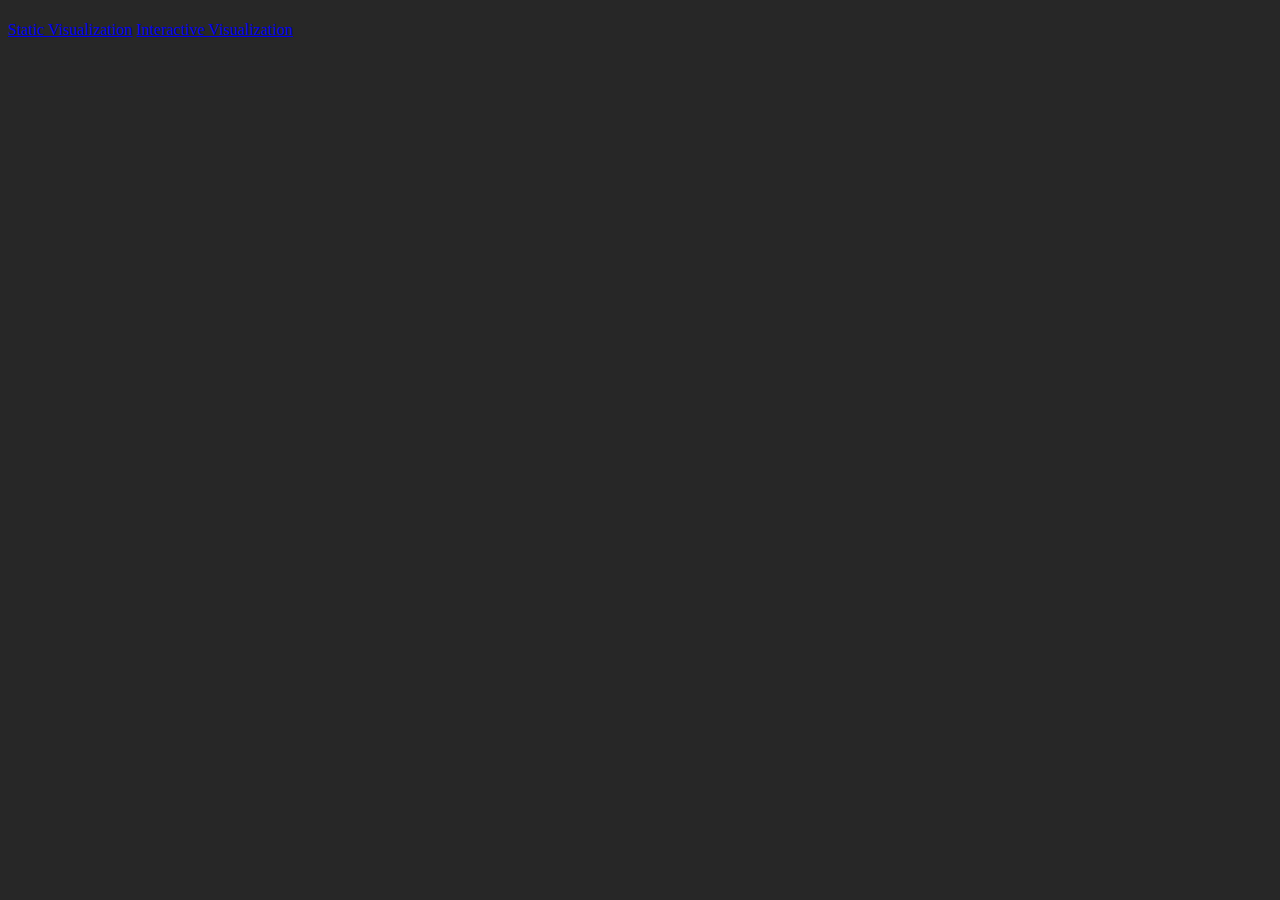
<file: index.html>
<!DOCTYPE html>
<html lang="en" dir="ltr">
  <head>
    <meta charset="utf-8">
    <title>Titanic Visualization Index</title>
    <link rel="stylesheet" type="text/css" href="index.css" />
  </head>
  <body>
    <h1></h1>
    <a href="titanic-show-data.html">Static Visualization</a>
    <a href="titanic-interactive.html">Interactive Visualization</a>


  </body>
</html>
</file>
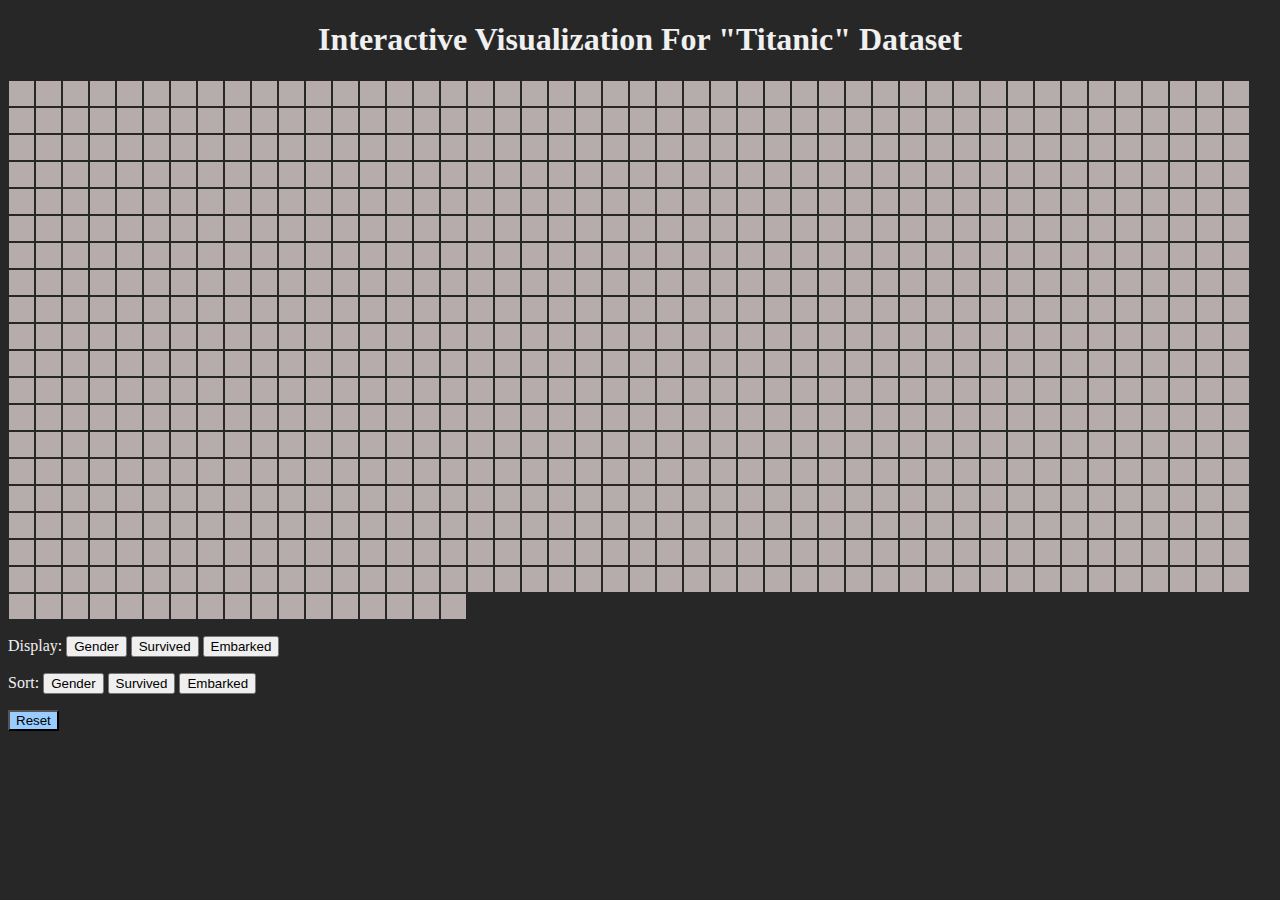
<file: titanic-interactive.html>
<!DOCTYPE html>
<html lang="en" dir="ltr">
  <head>
    <meta charset="utf-8">
    <title></title>
    <link rel="stylesheet" type="text/css" href="titanic-interactive.css">
  </head>
  <body>

  <div class="main-wrapper">
    <h1 style="text-align:center">Interactive Visualization For "Titanic" Dataset</h1>
    <div id="main-data"></div>

    <p>
      Display:
      <button id="button-gender">Gender</button>
      <button id="button-survived">Survived</button>
      <button id="button-embarked">Embarked</button>
    </p>

    <p>
      Sort:
      <button id="sort-gender">Gender</button>
      <button id="sort-survived">Survived</button>
      <button id="sort-embarked">Embarked</button>
    </p>

    <button onClick="window.location.reload()" style="background-color:#99ccff">Reset</button>

  </div>



  <script src="titanic-2.js"></script>

  </body>
</html>
</file>
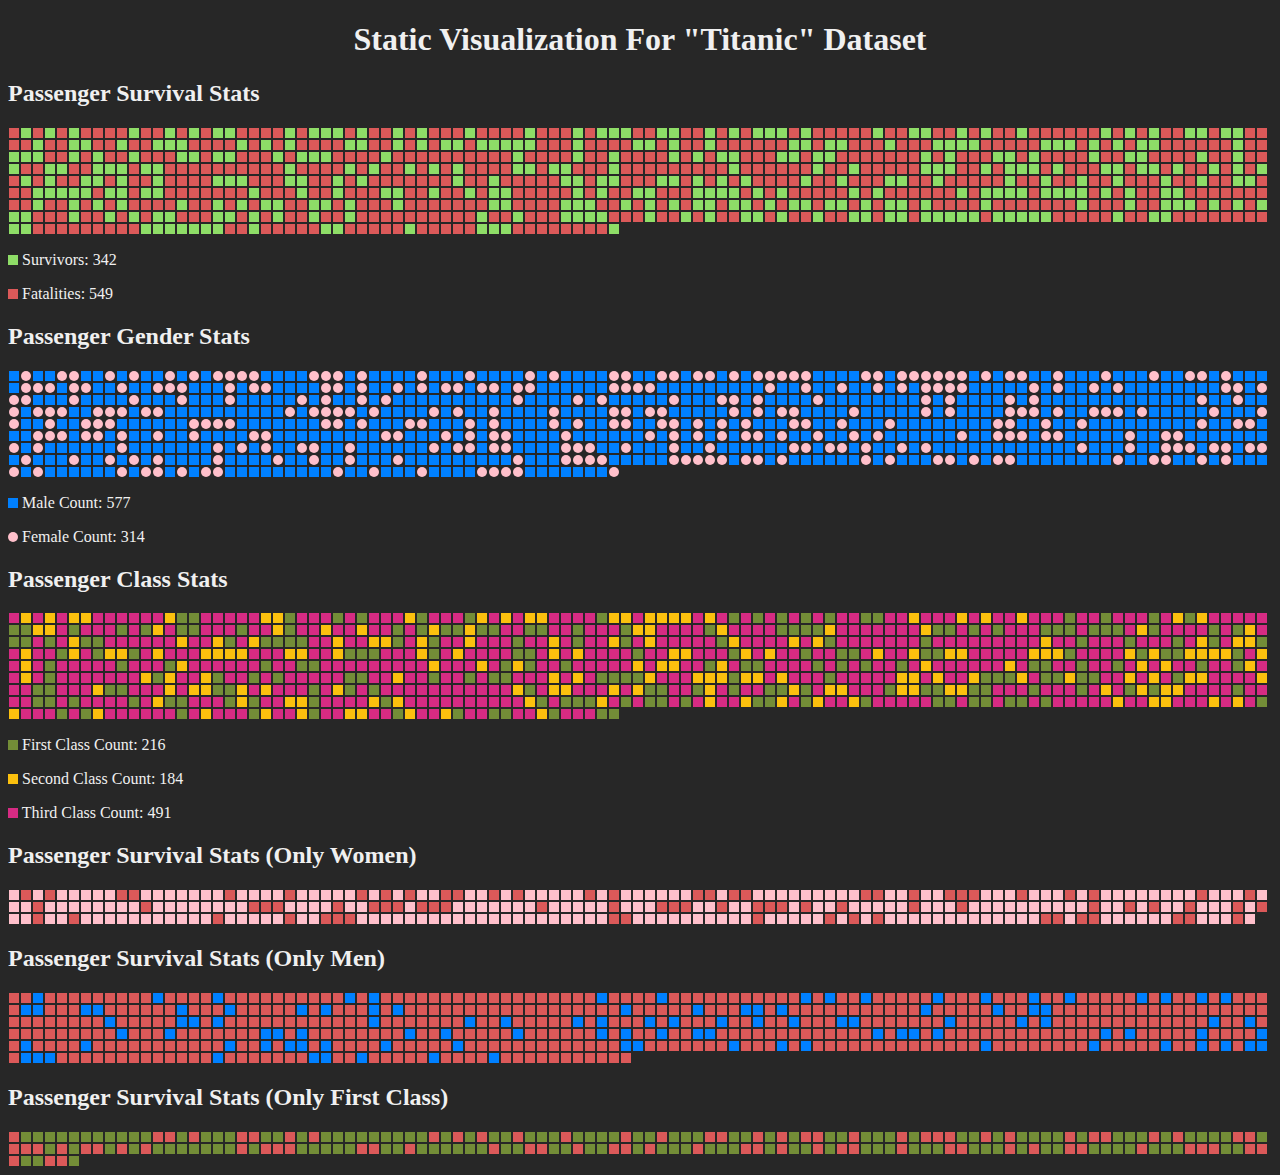
<file: titanic-show-data.html>
<!DOCTYPE html>
<html lang="en" dir="ltr">
  <head>
    <meta charset="utf-8">
    <title></title>
    <link rel="stylesheet" type="text/css" href="titanic.css" />
  </head>
  <body>

    <h1 style="text-align:center">Static Visualization For "Titanic" Dataset</h1>

    <div class="passenger-survival-stats">
      <h2>Passenger Survival Stats</h2>
      <div id="root-survived"></div>
      <p>
        <span style="display:inline-block;height:10px;width:10px;background-color:#8edd67"></span>
        Survivors: <span id="survivor-count"></span>
      </p>
      <p>
        <span style="display:inline-block;height:10px;width:10px;background-color:#db5959"></span>
        Fatalities: <span id="death-count"></span>
      </p>
    </div>

    <div class="passenger-gender-stats">
      <h2>Passenger Gender Stats</h2>
      <div id="root-gender"></div>
      <p>
        <span style="display:inline-block;height:10px;width:10px;background-color:#0080ff"></span>
        Male Count: <span id="male-count"></span>
      </p>
      <p>
        <span style="display:inline-block;height:10px;width:10px;background-color:#ffc0cb;border-radius:50%"></span>
        Female Count: <span id="female-count"></span>
      </p>
    </div>

    <div class="passenger-class-stats">
      <h2>Passenger Class Stats</h2>
      <div id="root-class"></div>
      <p>
        <span style="display:inline-block;height:10px;width:10px;background-color:#738D37"></span>
        First Class Count: <span id="first-class-count"></span>
      </p>
      <p>
        <span style="display:inline-block;height:10px;width:10px;background-color:#FBC00E"></span>
        Second Class Count: <span id="second-class-count"></span>
      </p>
      <p>
        <span style="display:inline-block;height:10px;width:10px;background-color:#D62B83"></span>
        Third Class Count: <span id="third-class-count"></span>
      </p>
    </div>

    <div class="passenger-only-women">
      <h2>Passenger Survival Stats (Only Women)</h2>
      <div id="root-only-women"></div>
    </div>

    <div class="passenger-only-men">
      <h2>Passenger Survival Stats (Only Men)</h2>
      <div id="root-only-men"></div>
    </div>

    <div class="passenger-only-first-class">
      <h2>Passenger Survival Stats (Only First Class)</h2>
      <div id="root-only-first-class"></div>
    </div>


    <script src="titanic-1.js"></script>
  </body>
</html>
</file>
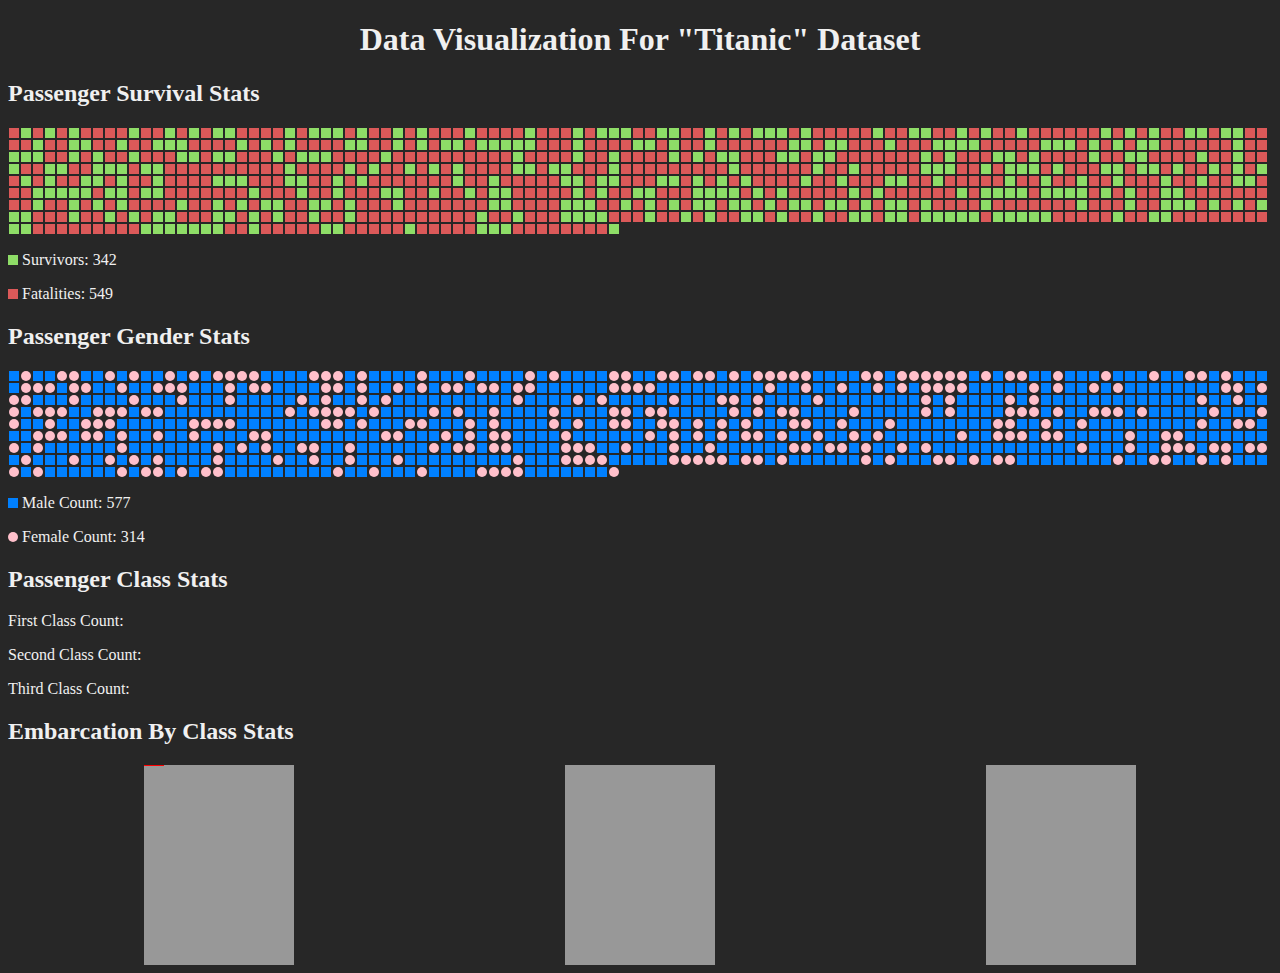
<file: titanic.html>
<!DOCTYPE html>
<html lang="en" dir="ltr">
  <head>
    <meta charset="utf-8">
    <title></title>
    <link rel="stylesheet" type="text/css" href="titanic.css" />
  </head>
  <body>

    <h1 style="text-align:center">Data Visualization For "Titanic" Dataset</h1>

    <div class="passenger-survival-stats">
      <h2>Passenger Survival Stats</h2>
      <div id="root-survived"></div>
      <p>
        <span style="display:inline-block;height:10px;width:10px;background-color:#8edd67"></span>
        Survivors: <span id="survivor-count"></span>
      </p>
      <p>
        <span style="display:inline-block;height:10px;width:10px;background-color:#db5959"></span>
        Fatalities: <span id="death-count"></span>
      </p>
    </div>

    <div class="passenger-gender-stats">
      <h2>Passenger Gender Stats</h2>
      <div id="root-gender"></div>
      <p>
        <span style="display:inline-block;height:10px;width:10px;background-color:#0080ff"></span>
        Male Count: <span id="male-count"></span>
      </p>
      <p>
        <span style="display:inline-block;height:10px;width:10px;background-color:#ffc0cb;border-radius:50%"></span>
        Female Count: <span id="female-count"></span>
      </p>
    </div>

    <div class="passenger-class-stats">
      <h2>Passenger Class Stats</h2>
      <div id="root-class"></div>
      <p>
        First Class Count: <span id="first-class-count"></span>
      </p>
      <p>
        Second Class Count: <span id="second-class-count"></span>
      </p>
      <p>
        Third Class Count: <span id="third-class-count"></span>
      </p>

    </div>

    <div class="embark-by-class-stats">
      <h2>Embarcation By Class Stats</h2>
      <div class="embark-container">
        <div class="first-embarked">
          <div style="backgroundColor:red;height:200px" id="embarked-firstC"></div>
          <div id="embarked-firstQ"></div>
          <div id="embarked-firstS"></div>
        </div>
        <div class="second-embarked">
          <div id="embarked-secondC"></div>
          <div id="embarked-secondQ"></div>
          <div id="embarked-secondS"></div>
        </div>
        <div class="third-embarked">
          <div id="embarked-thirdC"></div>
          <div id="embarked-thirdQ"></div>
          <div id="embarked-thirdS"></div>
        </div>
      </div>

    </div>

    <script src="titanic.js"></script>
  </body>
</html>
</file>
<file: index.css>
body {
  background-color: #272727;
  color: #f0f0f0;
}
</file>
<file: titanic-interactive.css>
body {
  background-color: #272727;
  color: #f0f0f0;
}

.button-selected {
  background-color: black;
  color: white;
}

#passenger-card {
  display: none;
  border-style: solid;
  justify-content: space-around;
  margin-left: 35%;
  margin-right: 35%;
  padding: 1%;
}

/* style cursor/pointer for each cell */
</file>
<file: titanic.css>
body {
  background-color: #272727;
  color: #f0f0f0;
}

.embark-container {
  display: flex;
  flex-direction: row;
  justify-content: space-around;
}

.first-embarked {
  height: 200px;
  width: 150px;
  border-width: 2px;
  background-color: #989898;
}

.second-embarked {
  height: 200px;
  width: 150px;
  border-width: 2px;
  background-color: #989898;
}

.third-embarked {
  height: 200px;
  width: 150px;
  border-width: 2px;
  background-color: #989898;
}

#embarked-firstC {
  background-color: yellow;
  height: 100px;
  width: 20px;
}
</file>
